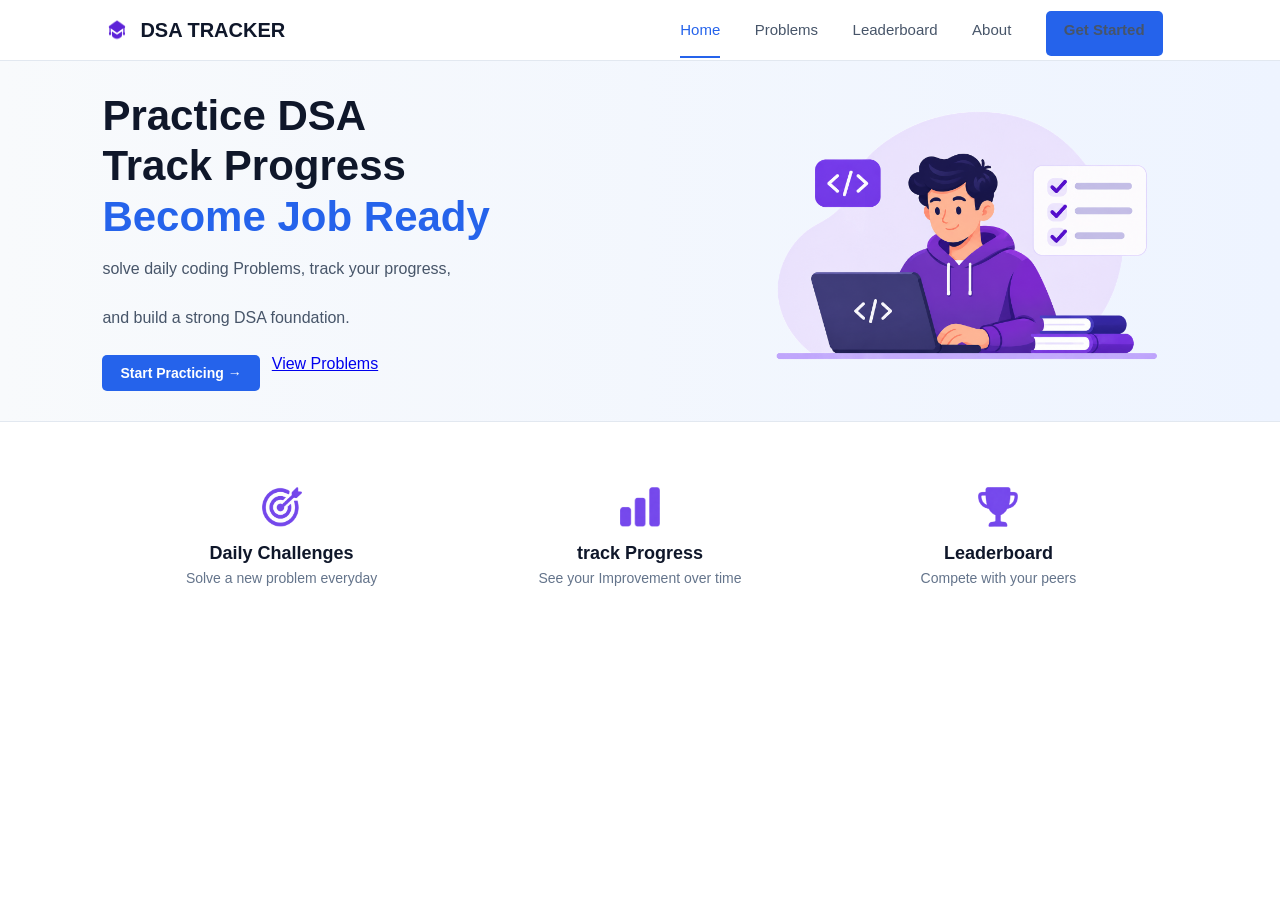
<file: Students Submission/2601111_Jui_Kulkarni/Task 1/index.html>
<!DOCTYPE html>
<html lang="en">
    <head>
        <meta charset="UTF-8">
        <title>DSA Traker</title>
        <link rel="stylesheet" href="style.css">
        </head>
        <body>
            
            <header class="navbar">
                <div class="logo">
                    <img src="04.png" alt="Logo">
                    <span> DSA TRACKER </span>
                    </div>

                    <nav class="menu">
                        <a href="#" class="active">Home</a>
                        <a href="#">Problems</a>
                        <a href="#">Leaderboard</a>
                        <a href="#">About</a>
                        <a href="#" class="blue-btn">Get Started</a>
                        </nav>
                        
            </header>
            <section class="hero">
                <div class="hero-left">
                    <h1>
                        Practice DSA<br>
                        Track Progress<br>
                        <span>Become Job Ready</span>
                        </h1>

                        <p>
                            solve daily coding Problems, track your progress,
                        </p>
                        <p>
                            and build a strong DSA foundation.
                        </p>

                        <div class="buttons">
                            <a href="#" class="blue-btn">Start Practicing &rarr;</a>
                            <a href="#" class="white=btn">View Problems</a>
                        </div>
                    </div>

                    <div class="hero-right">
                        <img src="05.png" alt="Coding Boy">
                    </div>
                </section>

                <section class="features">
                    <div class="card">
                        <img src="03.png" alt="Icon">
                        <h3>Daily Challenges</h3>
                        <p>Solve a new problem everyday</p>
                    </div>

                    <div class="card">
                        <img src="02.png" alt="Icon">
                        <h3>track Progress</h3>
                        <p>See your Improvement over time</p>
                    </div>

                    <div class="card">
                        <img src="01.png" alt="Icon">
                        <h3>Leaderboard</h3>
                        <p>Compete with your peers</p>
                    </div>
                </section>

            </body>
            </html>
</file>
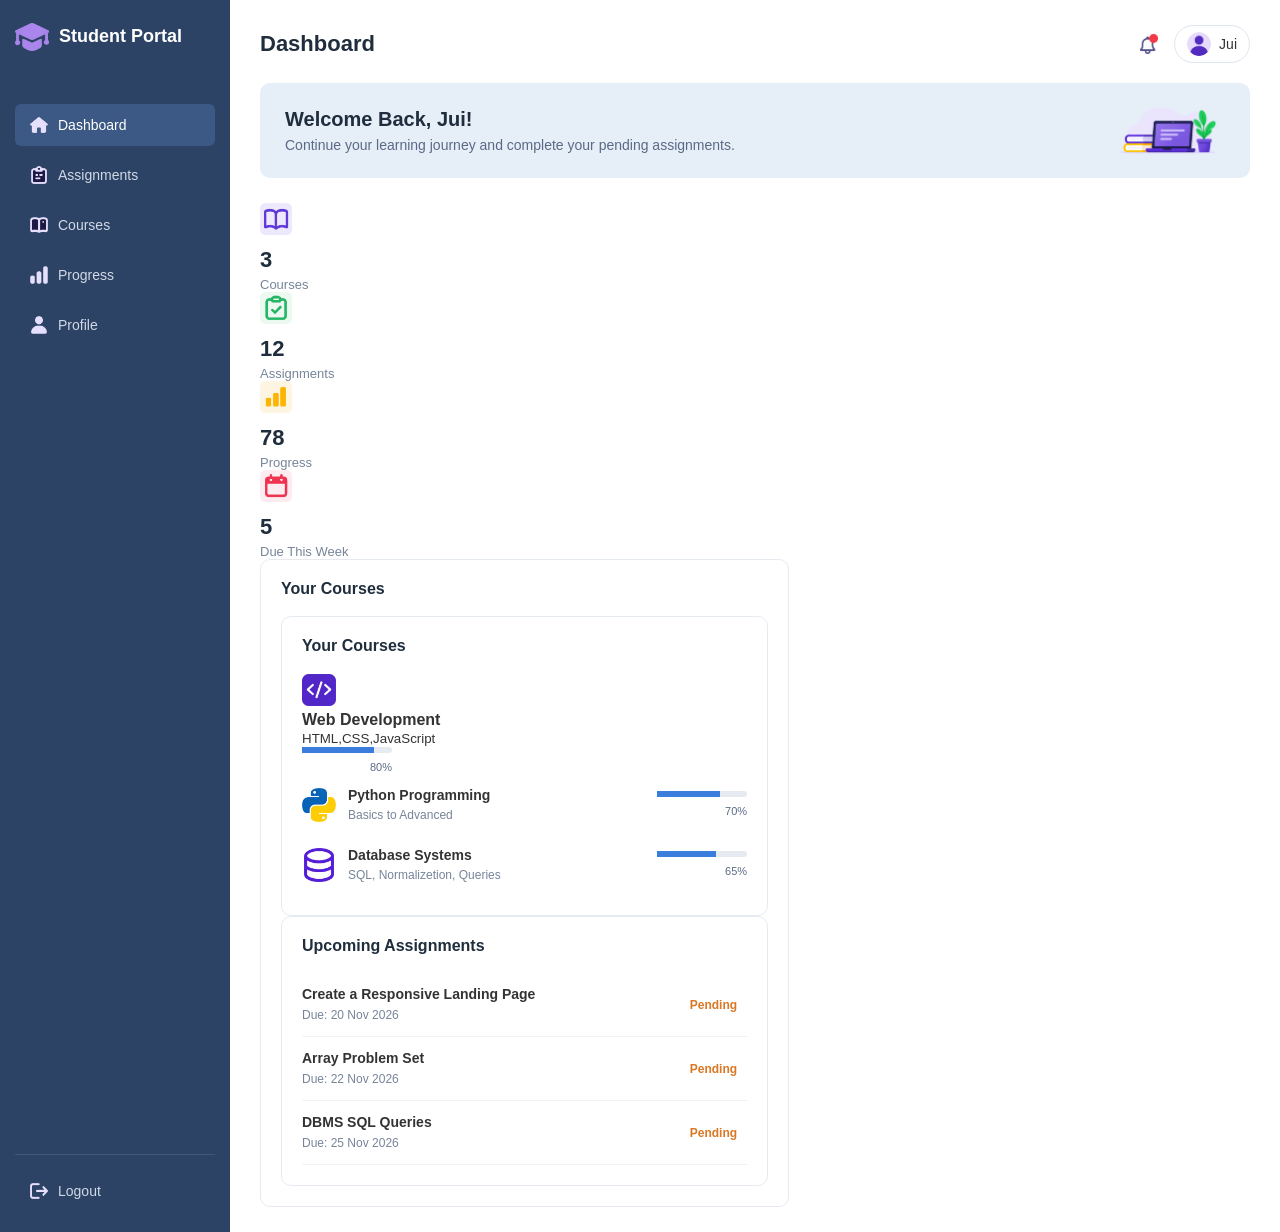
<file: Students Submission/2601111_Jui_Kulkarni/Task 2/index.html>
<!DOCTYPE html>
<html lang="en">
    <head>
        <meta charset="UTF-8">
        <meta name="viewport" content="width=device-width, initial-scale=1.0">
        <title>Student Portal - Dashboard</title>
        <link rel="stylesheet" href="style.css">
        </head>
        <body>
            <div class="container">
                <aside class="sidebar">
                    <div class="logo">
                        <img src="17.png" alt="Logo" class="logo-img">
                        <h2>Student Portal</h2>
                        </div>

                        <nav class="nav-links">
                            <a href="#" class="active">
                                <img src="13.png" alt="" class="nav-icon">Dashboard
                            </a>
                            <a href="#">
                                <img src="12.png" alt="" class="nav-icon">Assignments
                            </a>
                            <a href="#">
                                <img src="11.png" alt="" class="nav-icon">Courses
                            </a>
                            <a href="#">
                                <img src="10.png" alt="" class="nav-icon">Progress
                            </a>
                            <a href="#">
                                <img src="09.png" alt="" class="nav-icon">Profile
                            </a>
                        </nav>
                        <div class="logout">
                            <a href="#">
                                <img src="08.png" alt="" class="nav-icon">Logout
                            </a>
                        </div>
                    </aside>
                    <main class="main-content">
                        <header class="top-bar">
                            <h1>Dashboard</h1>
                            <div class="user-info">
                                <img src="16.png" alt="Notifications" class="bell-icon">
                                <div class="profile-badge">
                                    <img src="15.png" alt="User" class="avatar-img">
                                    <span>Jui</span>
                                </div>
                            </div>
                        </header>

                        <section class="welcome-banner">
                            <div class="welcome-text">
                                <h2>Welcome Back, Jui! </h2>
                                <p>Continue your learning journey and complete your pending assignments.</p>
                            </div>
                            <img src="18.png" alt="Study pic" class="banner-img">
                        </section>

                        <section class="staus-grid">
                            <div class="stat-card">
                                <img src="04.png" alt="Courses" class="stat-icon">
                                <h3>3</h3>
                                <p>Courses</p>
                            </div>
                            <div class="stat-card">
                                <img src="03.png" alt="Assignments" class="stat-icon">
                                <h3>12</h3>
                                <p>Assignments</p>
                            </div>
                            <div class="stat-card">
                                <img src="02.png" alt="Progress" class="stat-icon">
                                <h3>78</h3>
                                <p>Progress</p>
                            </div>
                            <div class="stat-card">
                                <img src="01.png" alt="Due" class="stat-icon">
                                <h3>5</h3>
                                <p>Due This Week</p>
                            </div>
                        </section>

                        <section class="bottom-grid">
                            <div class="panel">
                                <h3>Your Courses</h3>
                                <div class="panel">
                                    <h3>Your Courses</h3>
                                    <div class="Course-item">
                                        <div class="Course-info">
                                            <img src="07.png" alt="web dev" class="course-icon">
                                            <div>
                                                <h4>Web Development</h4>
                                                <small>HTML,CSS,JavaScript</small>
                                                </div>
                                            </div>
                                            <div class="progress-wrap">
                                                <div class="progress-bar"><div class="fill" style="width:80%"></div></div>
                                                <small>80%</small>
                                            </div>
                                        </div>

                                        <div class="course-item">
                                            <div class="course-info">
                                                <img src="06.png" alt="Python" class="course-icon">
                                                <div>
                                                    <h4>Python Programming</h4>
                                                    <small>Basics to Advanced</small>
                                                </div>
                                            </div>
                                            <div class="progress-wrap">
                                                <div class="progress-bar"><div class="fill" style="width:70%;"></div></div>
                                                <small>70%</small>
                                            </div>
                                        </div>

                                        <div class="course-item">
                                            <div class="course-info">
                                                <img src="05.png" alt="database" class="course-icon">
                                                <div>
                                                    <h4>Database Systems</h4>
                                                    <small>SQL, Normalizetion, Queries</small>
                                                </div>
                                            </div>
                                            <div class="progress-wrap">
                                                <div class="progress-bar"><div class="fill" style="width:65%;"></div></div>
                                                <small>65%</small>
                                            </div>
                                        </div>
                                    </div>

                                    <div class="panel">
                                        <h3>Upcoming Assignments</h3>
                                        <div class="assignment-item">
                                            <div>
                                                <h4>Create a Responsive Landing Page</h4>
                                                <small>Due: 20 Nov 2026</small>
                                            </div>
                                            <span class="badge">Pending</span>
                                        </div> 
                                         <div class="assignment-item">
                                            <div>
                                                <h4>Array Problem Set</h4>
                                                <small>Due: 22 Nov 2026</small>
                                            </div>
                                            <span class="badge">Pending</span>
                                        </div>
                                        <div class="assignment-item">
                                            <div>
                                                <h4>DBMS SQL Queries</h4>
                                                <small>Due: 25 Nov 2026</small>
                                            </div>
                                            <span class="badge">Pending</span>
                                        </div>
                                    </div>
                                </section>
                                
                            </main>
                        </div>
                    </body>
                    </html>
</file>
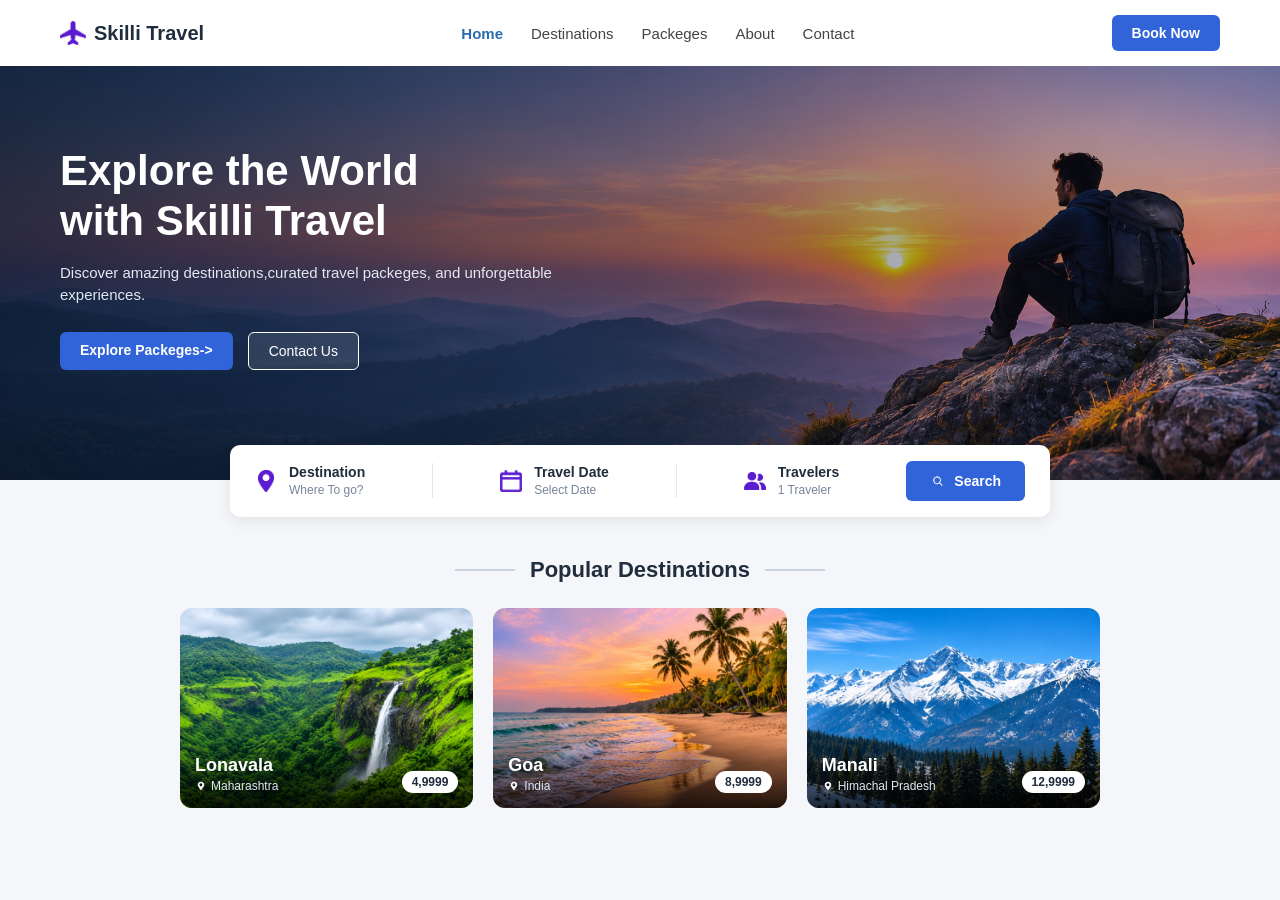
<file: Students Submission/2601111_Jui_Kulkarni/Task 3/index.html>
<!DOCTYPE html>
<html lang="en">
<head>
    <meta charset="UTF-8">
    <meta name="viewport" content="width=device-width,initial-scale=1.0">
    <title>Skilli Travel</title>
    <link rel="stylesheet" href="style.css">
</head>
<body>
    <header class="navbar">
        <div class="logo">
            <img src="04.png" alt="Logo" class="logo-icon">
            <span>Skilli Travel</span>
        </div>
        <nav class="nav-links">
            <a href="#" class="active">Home</a>
            <a href="#">Destinations</a>
            <a href="#">Packeges</a>
            <a href="#">About</a>
            <a href="#">Contact</a>
        </nav>
        <a href="#" class="btn-primary">Book Now</a>
    </header>
    <section class="hero">
        <div class="hero-content">
            <h1>Explore the World<br>with Skilli Travel</h1>
            <p>Discover amazing destinations,curated travel packeges, and unforgettable experiences.</p>
            <div class="hero-buttons">
                <a href="#" class="btn-primary">Explore Packeges-> </a>
                <a href="#" class="btn-outline">Contact Us </a>
            </div>
        </div>
    </section>

    <div class="search-box">
        <div class="search-item">
            <img src="03.png" alt="" class="small-icon">
            <div>
                <h4>Destination</h4>
                <small>Where To go?</small>
            </div>
        </div>
        <div class="divider"></div>
        <div class="search-item">
            <img src="02.png" alt="" class="small-icon">
            <div>
                <h4>Travel Date</h4>
                <small>Select Date</small>
            </div>
        </div>
        <div class="divider"></div>
        <div class="search-item">
            <img src="01.png" alt="" class="small-icon">
            <div>
                <h4>Travelers</h4>
                <small>1 Traveler</small>
            </div>
        </div>
        <button class="search-btn">
            <img src="05.png" alt="" class="btn-icon">Search
        </button>
    </div>
    <section class="destinations">
        <div class="section-title">
            <span class="line"></span>
            <h2>Popular Destinations</h2>
            <span class="line"></span>
        </div>
        <div class="cards-grid">
            <div class="card">
                <img src="08.png" alt="Lonavala" class="card-bg">
                <div class="card-overlay">
                    <div>
                        <h3>Lonavala</h3>
                        <p><img src="06.png" alt="" class="tiny-icon">Maharashtra</p>
                        </div>
                        <span class="price-tag">4,9999</span>
                    </div>
                </div>
                 <div class="card">
                <img src="10.png" alt="Goa" class="card-bg">
                <div class="card-overlay">
                    <div>
                        <h3>Goa</h3>
                        <p><img src="06.png" alt="" class="tiny-icon">India</p>
                        </div>
                        <span class="price-tag">8,9999</span>
                    </div>
                </div>
                 <div class="card">
                <img src="09.png" alt="Manali" class="card-bg">
                <div class="card-overlay">
                    <div>
                        <h3>Manali</h3>
                        <p><img src="06.png" alt="" class="tiny-icon">Himachal Pradesh</p>
                        </div>
                        <span class="price-tag">12,9999</span>
                    </div>
                </div>
            </div>
        </section>
    </body>
</html>
</file>
<file: Students Submission/2601111_Jui_Kulkarni/Task 1/style.css>
*{
margin: 0;
padding: 0;
box-sizing: border-box;
font-family: Arial, Helvetica, sans-serif;
}
body{
    background-color: white;
    color: #1e293b;
}
.navbar{
    display: flex;
    justify-content: space-between;
    align-items: center;
    padding: 15px 8%;
    border-bottom: 1px solid #e2e8f0;
}
.logo{
    display: flex;
    align-items: center;
    gap: 8px;
    font-size: 20px;
    font-weight: bold;
    color: #0f172a;
}
.logo img{
    width: 30px;
    height: 30px;

}
.menu a{
    text-decoration: none;
    color: #475569;
    margin: 0  15px;
    font-size: 15px;
    padding-bottom: 18px;
}
.menu a.active{
    color: #2563eb;
    border-bottom: 2px solid #2563eb;
}
.blue-btn{
    background-color: #2563eb;
    color: white;
    padding: 10px 18px;
    border-radius: 5px;
    text-decoration: none;
    font-size: 14px;
    font-weight: bold;
}
.white-btn{
    background-color: white;
    color: #334155;
    padding: 10px 18px;
    border: 1px solid #cbd5e1;
    border-radius: 5px;
    text-decoration: none;
    font-size: 14px;
    font-weight: bold;

}
.hero{
    display: flex;
    justify-content: space-between;
    align-items: center;
    padding: 30px 8%;
    background: linear-gradient(to right, #f8fafc,#eef4ff);
    border-bottom: 1px solid #e2e8f0;

}
.hero-left{
    width: 50%;
}
.hero-left h1{
    font-size: 42px;
    line-height: 1.2;
    color: #0f172a;
    margin-bottom: 15px;
}
.hero-left h1 span{
    color: #2563eb;

}
.hero-left p{
    font-size: 16px;
    color: #475569;
    line-height: 1.5;
    margin-bottom: 25px;
    max-width: 450px;

}
.buttons{
    display: flex;
    gap: 12px;
}
.hero-right{
    width: 45%;
    text-align: right;

}
.hero-right img{
    width: 100%;
    max-width: 420px;

}
.features{
    display: flex;
    justify-content:space-around;
    padding: 50px 8%;
    text-align: center;

}
.card{
    width: 30%;
    padding: 15px;

}
.card img{
    width: 40px;
    height: 40px;
    margin-bottom: 12px;

}
.card h3{
    font-size: 18px;
    color: #0f172a;
    margin-bottom: 6px;

}
.card p{
    font-size: 14px;
    color: #64748b;

}
</file>
<file: Students Submission/2601111_Jui_Kulkarni/Task 2/style.css>
*{
    margin: 0;
    padding: 0;
    box-sizing: border-box;
    font-family: Arial, Helvetica, sans-serif;
}
body{
    background-color: f3f5f9;
    color: #333;

}
.container{
    display: flex;
    min-height: 100vh;

}
.sidebar{
    width: 230px;
    background-color: #2c4365;
    color: white;
    display: flex;
    flex-direction: column;
    padding: 20px 15px;

}
.logo{
    display: flex;
    align-items: center;
    gap:10px;
    padding-bottom: 25px;
    border-bottom: 1px solid rgba(255,255,255.0.1);
}
.logo-img{
    width: 34px;
    height: 34px;
    object-fit: contain;

}
.logo h2{
    font-size: 18px;
    line-height: 1.2;
}
.nav-links{
    margin-top: 25px;
    display: flex;
    flex-direction: column;
    gap: 8px;
    flex-grow: 1;
}
.nav-links a, .logout a{
    text-decoration: none;
    color: #d1d9e6;
    padding: 12px 15px;
    border-radius: 6px;
    font-size: 14px;
    display:flex;
    align-items: center;
    gap: 10px;

}
.nav-icon{
    width:18px;
    height: 18px;
    object-fit: contain;

}
.nav-links a:hover, .nav-links a.active{
    background-color: #3b5984;
    color:white;
}
.logout{
    border-top: 1px solid rgba(255,255,255,0.1);
    padding-top: 15px;

}
.main-content{
    flex: 1;
    padding: 25px 30px;

}
.top-bar{
    display: flex;
    justify-content: space-between;
    align-items: center;
    margin-bottom: 20px;
}
.top-bar h1{
    font-size: 22px;
    color: #1f2d3d;

}
.user-info{
    display: flex;
    align-items:center;
    gap: 15px;
}
.bell-icon{
    width: 20px;
    height: 20px;
    object-fit: contain;
    cursor: pointer;
}
.profile-badge{
    background: white;
    padding: 6px 12px;
    border-radius: 20px;
    font-size: 14px;
    border: 1px solid #e0e6ed;
    display: flex;
    align-items: center;
    gap: 8px;

}
.avatar-img{
    width: 24px;
    height: 24px;
    border-radius: 50%;
    object-fit: cover;
}
.welcome-banner{
    background-color: #e6eef8;
    border-radius: 10px;
    padding: 20px 25px;
    display: flex;
    justify-content: space-between;
    align-items: center;
    margin-bottom: 25px;
}
.welcome-text h2{
    font-size: 20px;
    color: #1f2d3d;
    margin-bottom: 6px;

}
.welcome-text p{
    font-size: 14px;
    color: #5a6a85;

}
.banner-img{
    width: 110px;
    height: auto;
    object-fit: contain;

}
.stats-grid{
    display: grid;
    grid-template-columns: repeat(4,1fr);
    gap: 18px;
    margin-bottom: 25px;

}
.stats-card{
    background: white;
    padding: 20px;
    border-radius: 10px;
    text-align: center;
    border: 1px solid #e6ebf1;

}
.stat-icon{
    width: 32px;
    height: 32px;
    object-fit: contain;
    margin-bottom: 8px;
}
.stat-card h3{
    font-size: 22px;
    color: #1f2d3d;
}
.stat-card p{
    font-size: 13px;
    color: #778599;
    margin-top: 4px;
}
.bottom-grid{
    display: grid;
    grid-template-columns: 1.2fr 1fr;
    gap: 20px;
}
.panel{
    background: white;
    padding: 20px;
    border-radius: 10px;
    border: 1px solid #e6ebf1;

}
.panel h3{
    font-size: 16px;
    margin-bottom: 18px;
    color: #1f2d3d;
}
.course-item{
    display: flex;
    justify-content: space-between;
    align-items: center;
    padding: 12px 0;
    border-bottom: 1pxsolid #f0f2f5;
}
.course-item:last-child{
    border-bottom: none;
}
.course-info{
    display: flex;
    align-items: center;
    gap: 12px;
}
.course-icon{
    width: 34px;
    height: 34px;
    object-fit: contain;
}
.course-info h4{
    font-size: 14px;
    margin-bottom: 2px;
}
.course-info small{
    color: #778599;
    font-size: 12px;
}
.progress-wrap{
    text-align: right;
    width: 90px;
}
.progress-bar{
    width: 100%;
    height: 6px;
    background-color: #e6ebf1;
    border-radius: 4px;
    margin-bottom: 4px;
}
.progress-bar .fill{
    height: 100%;
    background-color: #3b7ddd;
}
.progress-wrap small{
    font-size: 11px;
    color: #5a6a85;
}
.assignment-item{
    display: flex;
    justify-content: space-between;
    align-items: center;
    padding: 13px 0;
    border-bottom: 1px solid #f0f2f5;
}
.assignment-item h4{
    font-size: 14px;
    margin-bottom: 3px;

}
.assignment-item small{
    font-size: 12px;
    color: #778599;
}
.badge{
    background-color: fff3e6;
    color: #d97724;
    padding: 4px 10px;
    border-radius: 12px;
    font-size: 12px;
    font-weight: bold;
}
</file>
<file: Students Submission/2601111_Jui_Kulkarni/Task 3/style.css>
* {
  margin: 0;
  padding: 0;
  box-sizing: border-box;
  font-family: Arial, Helvetica, sans-serif;
}

body {
  background-color: #f4f6f9;
  color: #222;
}


.navbar {
  background: white;
  display: flex;
  justify-content: space-between;
  align-items: center;
  padding: 15px 60px;
}

.logo {
  display: flex;
  align-items: center;
  gap: 8px;
  font-size: 20px;
  font-weight: bold;
  color: #1f2d3d;
}

.logo-icon {
  width: 26px;
  height: 26px;
  object-fit: contain;
}

.nav-links {
  display: flex;
  gap: 28px;
}

.nav-links a {
  text-decoration: none;
  color: #444;
  font-size: 15px;
}

.nav-links a.active {
  color: #2b6cb0;
  font-weight: bold;
}

.btn-primary {
  background-color: #3164d8;
  color: white;
  text-decoration: none;
  padding: 10px 20px;
  border-radius: 6px;
  font-size: 14px;
  font-weight: bold;
}


.hero {
  background-image: linear-gradient(to right, rgba(15, 25, 45, 0.75), rgba(15, 25, 45, 0.2)), url("07.png");
  background-size: cover;
  background-position: center;
  color: white;
  padding: 80px 60px 110px 60px;
}

.hero-content {
  max-width: 520px;
}

.hero-content h1 {
  font-size: 42px;
  line-height: 1.2;
  margin-bottom: 15px;
}

.hero-content p {
  font-size: 15px;
  line-height: 1.5;
  color: #e2e8f0;
  margin-bottom: 25px;
}

.hero-buttons {
  display: flex;
  gap: 15px;
}

.btn-outline {
  border: 1.5px solid white;
  color: white;
  text-decoration: none;
  padding: 10px 20px;
  border-radius: 6px;
  font-size: 14px;
  background-color: rgba(255, 255, 255, 0.1);
}


.search-box {
  background: white;
  max-width: 820px;
  margin: -35px auto 40px auto;
  padding: 16px 25px;
  border-radius: 10px;
  display: flex;
  justify-content: space-between;
  align-items: center;
  box-shadow: 0 4px 15px rgba(0, 0, 0, 0.08);
}

.search-item {
  display: flex;
  align-items: center;
  gap: 12px;
}

.small-icon {
  width: 22px;
  height: 22px;
  object-fit: contain;
}

.search-item h4 {
  font-size: 14px;
  color: #1f2d3d;
}

.search-item small {
  font-size: 12px;
  color: #778599;
}

.divider {
  width: 1px;
  height: 35px;
  background-color: #e2e8f0;
}

.search-btn {
  background-color: #3164d8;
  color: white;
  border: none;
  padding: 12px 24px;
  border-radius: 6px;
  font-size: 14px;
  font-weight: bold;
  cursor: pointer;
  display: flex;
  align-items: center;
  gap: 8px;
}

.btn-icon {
  width: 16px;
  height: 16px;
  object-fit: contain;
}


.destinations {
  max-width: 960px;
  margin: 0 auto 50px auto;
  padding: 0 20px;
}

.section-title {
  display: flex;
  align-items: center;
  justify-content: center;
  gap: 15px;
  margin-bottom: 25px;
}

.section-title h2 {
  font-size: 22px;
  color: #1f2d3d;
}

.section-title .line {
  width: 60px;
  height: 1.5px;
  background-color: #cbd5e1;
}

.cards-grid {
  display: grid;
  grid-template-columns: repeat(3, 1fr);
  gap: 20px;
}

.card {
  position: relative;
  height: 200px;
  border-radius: 12px;
  overflow: hidden;
}

.card-bg {
  width: 100%;
  height: 100%;
  object-fit: cover;
}

.card-overlay {
  position: absolute;
  bottom: 0;
  left: 0;
  right: 0;
  padding: 15px;
  background: linear-gradient(to top, rgba(0, 0, 0, 0.75), transparent);
  color: white;
  display: flex;
  justify-content: space-between;
  align-items: flex-end;
}

.card-overlay h3 {
  font-size: 18px;
  margin-bottom: 3px;
}

.card-overlay p {
  font-size: 12px;
  color: #e2e8f0;
  display: flex;
  align-items: center;
  gap: 4px;
}

.tiny-icon {
  width: 12px;
  height: 12px;
  object-fit: contain;
}

.price-tag {
  background: white;
  color: #1f2d3d;
  padding: 4px 10px;
  border-radius: 12px;
  font-size: 12px;
  font-weight: bold;
}
</file>
